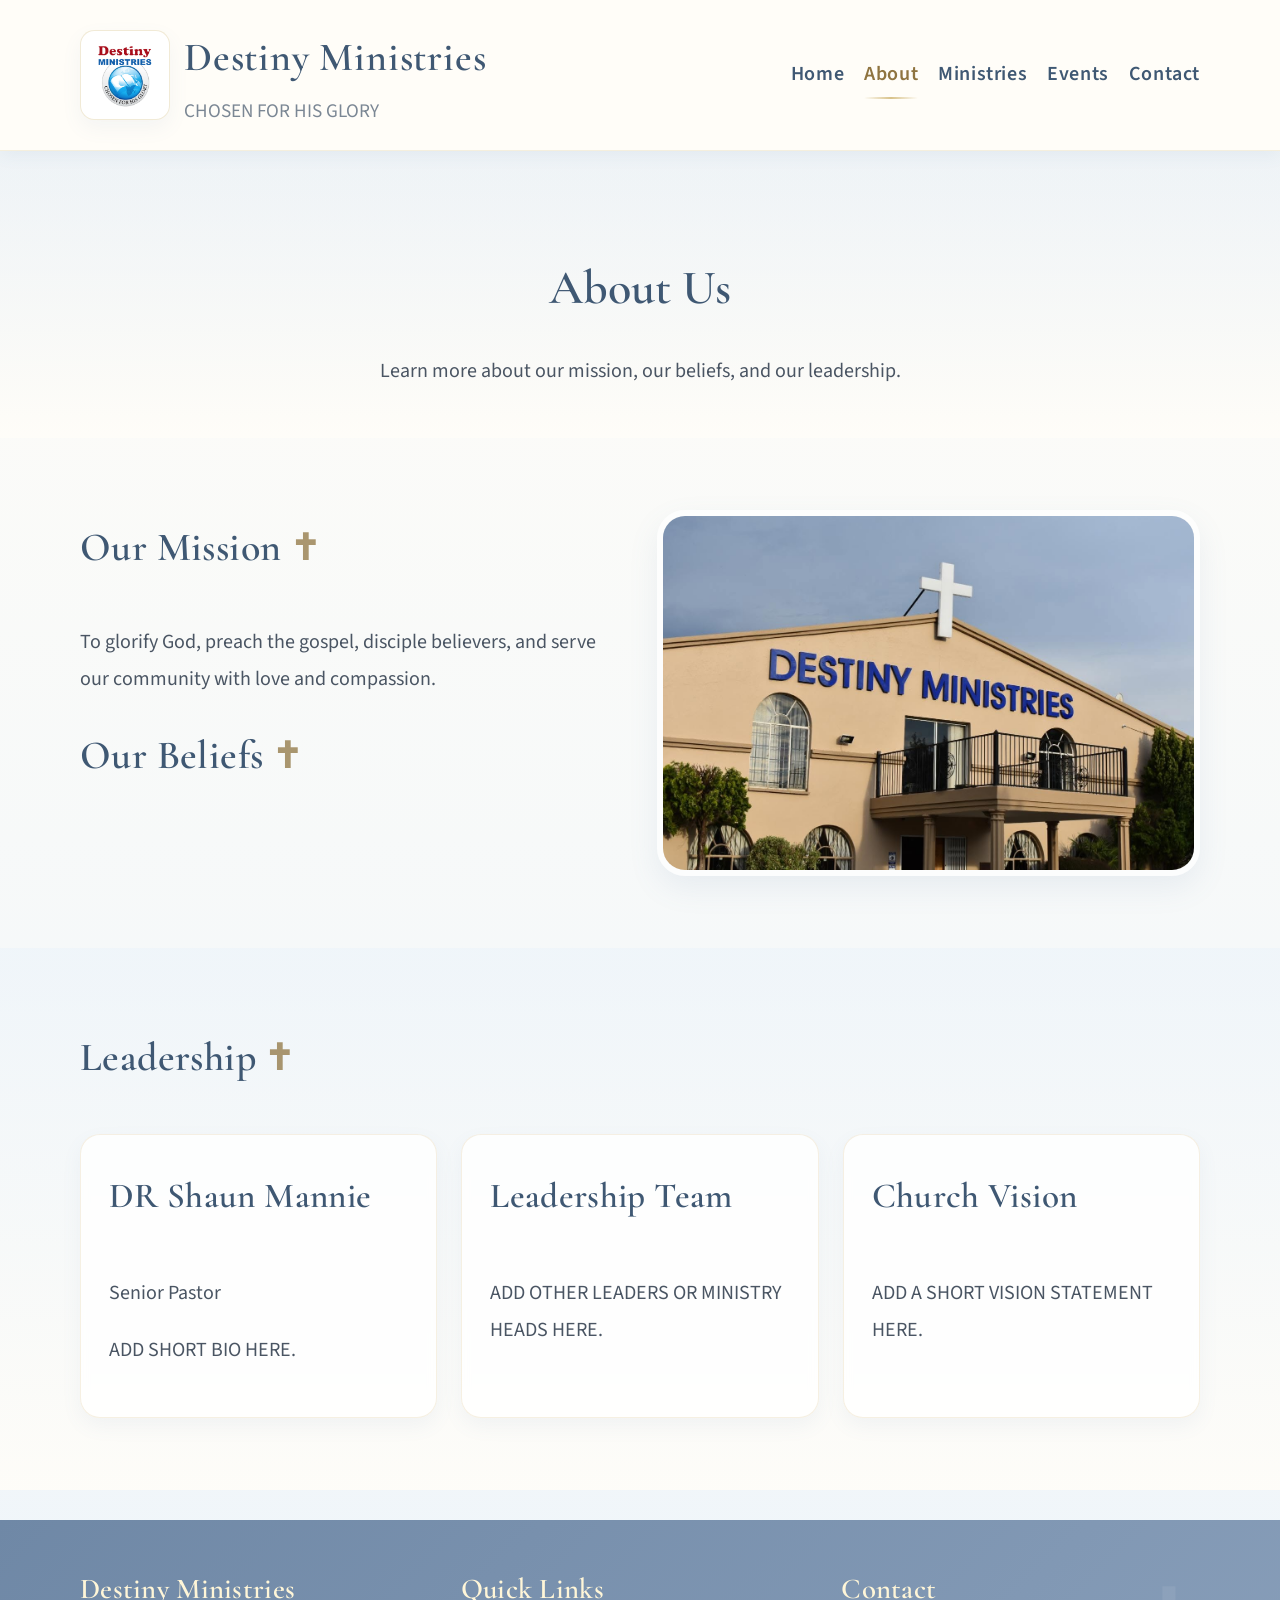
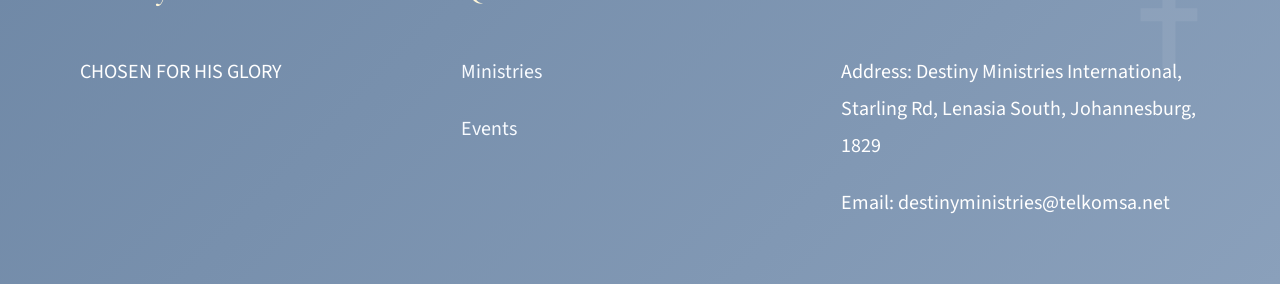
<file: about.html>
<!DOCTYPE html>
<html lang="en">
<head>
  <meta charset="UTF-8" />
  <meta name="viewport" content="width=device-width, initial-scale=1.0" />
  <title>Destiny Ministries | About</title>
  <meta name="description" content="About Destiny Ministries" />
  <link rel="preconnect" href="https://fonts.googleapis.com" />
<link rel="preconnect" href="https://fonts.gstatic.com" crossorigin />
<link href="https://fonts.googleapis.com/css2?family=Cormorant+Garamond:wght@400;500;600;700&family=Source+Sans+3:wght@400;500;600&display=swap" rel="stylesheet" />
<link rel="stylesheet" href="styles.css" />
</head>
<body>
  <header class="site-header">
    <div class="container nav">
      <a href="index.html" class="brand">
        <img src="assets/logo.png" alt="Destiny Ministries Logo" class="logo" />
        <div>
          <h1>Destiny Ministries</h1>
          <p>CHOSEN FOR HIS GLORY</p>
        </div>
      </a>

      <button class="nav-toggle" aria-label="Toggle menu">☰</button>

      <nav class="site-nav">
        <a href="index.html">Home</a>
        <a href="about.html" class="active">About</a>
        <a href="ministries.html">Ministries</a>
        <a href="events.html">Events</a>
        <a href="contact.html">Contact</a>
      </nav>
    </div>
  </header>

  <main class="page-header">
    <div class="container">
      <h2>About Us</h2>
      <p>Learn more about our mission, our beliefs, and our leadership.</p>
    </div>
  </main>

  <section class="section">
    <div class="container split">
      <div>
        <h3>Our Mission</h3>
        <p>          
          To glorify God, preach the gospel, disciple believers,
          and serve our community with love and compassion.
        </p>

        <h3>Our Beliefs</h3>
        <p>
        
        </p>
      </div>

      <div class="hero-image-card">
        <img src="assets/hero.jpg" alt="Church worship gathering" />
      </div>
    </div>
  </section>

  <section class="section alt-bg">
    <div class="container">
      <h3>Leadership</h3>
      <div class="cards">
        <article class="card">
          <h4>DR Shaun Mannie</h4>
          <p>Senior Pastor</p>
          <p>ADD SHORT BIO HERE.</p>
        </article>

        <article class="card">
          <h4>Leadership Team</h4>
          <p>ADD OTHER LEADERS OR MINISTRY HEADS HERE.</p>
        </article>

        <article class="card">
          <h4>Church Vision</h4>
          <p>ADD A SHORT VISION STATEMENT HERE.</p>
        </article>
      </div>
    </div>
  </section>

  <footer class="site-footer">
    <div class="container footer-grid">
      <div>
        <h4>Destiny Ministries</h4>
        <p>CHOSEN FOR HIS GLORY</p>
      </div>

      <div>
        <h4>Quick Links</h4>
        <p><a href="ministries.html">Ministries</a></p>
        <p><a href="events.html">Events</a></p>
      </div>

      <div>
        <h4>Contact</h4>
        <p>Address: Destiny Ministries International,
          Starling Rd, Lenasia South, Johannesburg, 1829</p>
        <p>Email: destinyministries@telkomsa.net</p>
      </div>
    </div>
  </footer>

  <script src="script.js"></script>
</body>
</html>
</file>
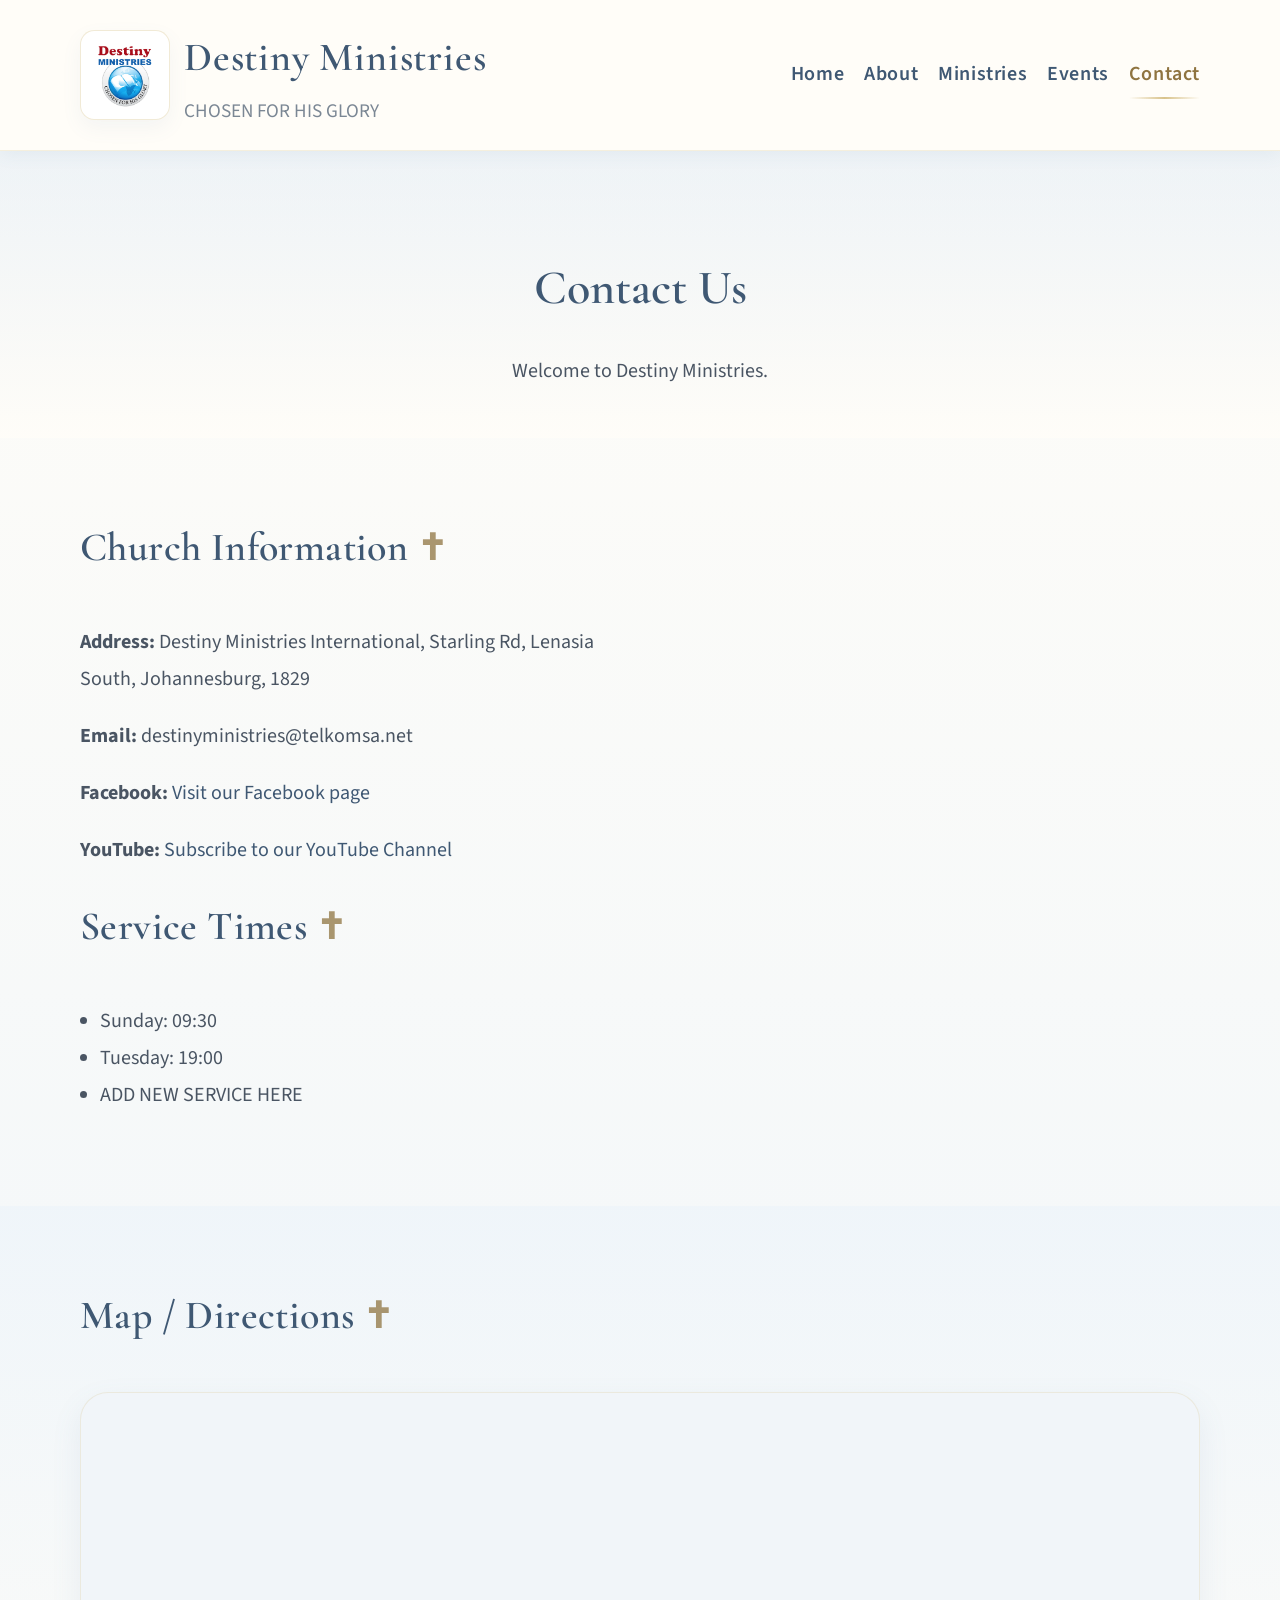
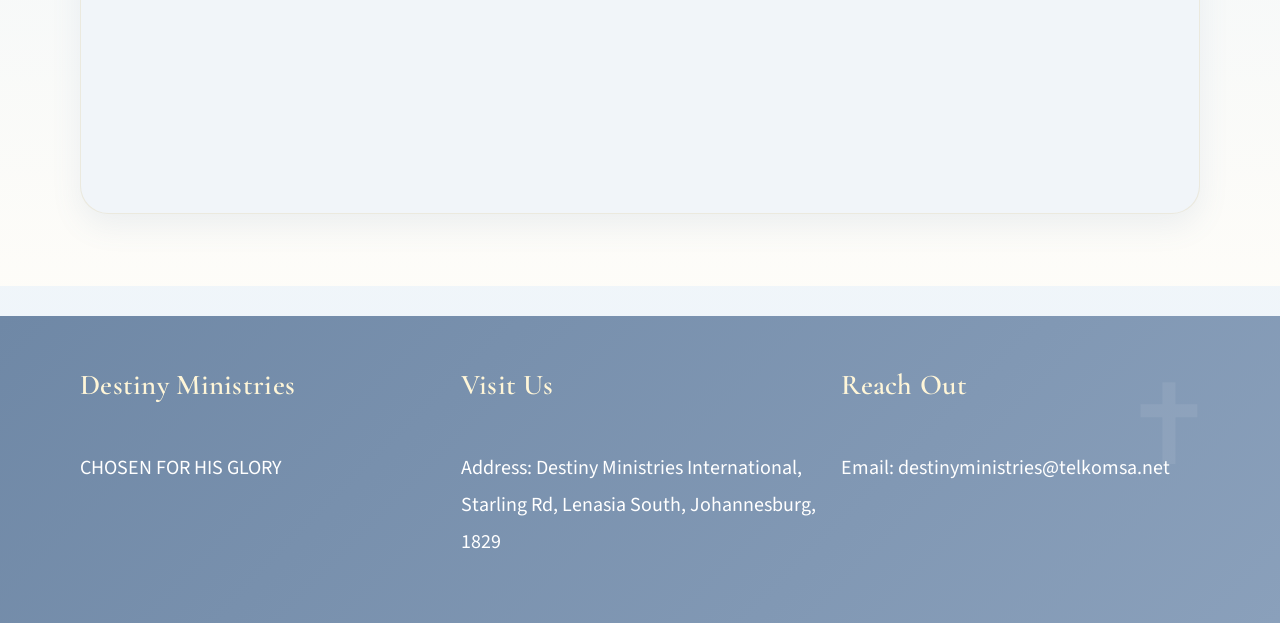
<file: contact.html>
<!DOCTYPE html>
<html lang="en">
<head>
  <meta charset="UTF-8" />
  <meta name="viewport" content="width=device-width, initial-scale=1.0" />
  <title>Destiny Ministries | Contact</title>
  <meta name="description" content="Contact Destiny Ministries" />
  <link rel="preconnect" href="https://fonts.googleapis.com" />
<link rel="preconnect" href="https://fonts.gstatic.com" crossorigin />
<link href="https://fonts.googleapis.com/css2?family=Cormorant+Garamond:wght@400;500;600;700&family=Source+Sans+3:wght@400;500;600&display=swap" rel="stylesheet" />
<link rel="stylesheet" href="styles.css" />
</head>
<body>
  <header class="site-header">
    <div class="container nav">
      <a href="index.html" class="brand">
        <img src="assets/logo.png" alt="Destiny Ministries Logo" class="logo" />
        <div>
          <h1>Destiny Ministries</h1>
          <p>CHOSEN FOR HIS GLORY</p>
        </div>
      </a>

      <button class="nav-toggle" aria-label="Toggle menu">☰</button>

      <nav class="site-nav">
        <a href="index.html">Home</a>
        <a href="about.html">About</a>
        <a href="ministries.html">Ministries</a>
        <a href="events.html">Events</a>
        <a href="contact.html" class="active">Contact</a>
      </nav>
    </div>
  </header>

  <main class="page-header">
    <div class="container">
      <h2>Contact Us</h2>
      <p>Welcome to Destiny Ministries.</p>
    </div>
  </main>

  <section class="section">
    <div class="container split">
      <div>
        <h3>Church Information</h3>
        <p><strong>Address:</strong> Destiny Ministries International,
          Starling Rd, Lenasia South, Johannesburg, 1829</p>
        <p><strong>Email:</strong> destinyministries@telkomsa.net</p>
        <p><strong>Facebook:</strong> <a href="https://www.facebook.com/DestinyMinistriesInternational.co.za" target="_blank" rel="noopener noreferrer">Visit our Facebook page</a></p>
        <p><strong>YouTube:</strong> <a href="https://www.youtube.com/@DestinyMinistriesInternational" target="_blank" rel="noopener noreferrer">Subscribe to our YouTube Channel</a></p>

        <h3>Service Times</h3>
        <ul>
          <li>Sunday: 09:30</li>
          <li>Tuesday: 19:00</li>
          <li>ADD NEW SERVICE HERE</li>
        </ul>
      </div>

    </div>
  </section>

  <section class="section alt-bg">
    <div class="container">
      <h3>Map / Directions</h3>
      <div class="video-wrapper">
        <iframe
        src="https://www.google.com/maps/embed?pb=!1m14!1m8!1m3!1d57185.470127631816!2d27.847502!3d-26.388219!3m2!1i1024!2i768!4f13.1!3m3!1m2!1s0x1e95a9423c0ea3c9%3A0x8d1dbafa7ad9bf91!2sDestiny%20Ministries%20International!5e0!3m2!1sen!2sza!4v1780492530708!5m2!1sen!2sza"
        title="Destiny Ministries International Map"
        style="border:0;"
        allowfullscreen=""
        loading="lazy"
        referrerpolicy="no-referrer-when-downgrade">
  </iframe>
      </div>
    </div>
  </section>

  <footer class="site-footer">
    <div class="container footer-grid">
      <div>
        <h4>Destiny Ministries</h4>
        <p>CHOSEN FOR HIS GLORY</p>
      </div>

      <div>
        <h4>Visit Us</h4>
        <p>Address: Destiny Ministries International,
          Starling Rd, Lenasia South, Johannesburg, 1829</p>
      </div>

      <div>
        <h4>Reach Out</h4>
        <p>Email: destinyministries@telkomsa.net</p>
      
      </div>
    </div>
  </footer>

  <script src="script.js"></script>
</body>
</html>
</file>
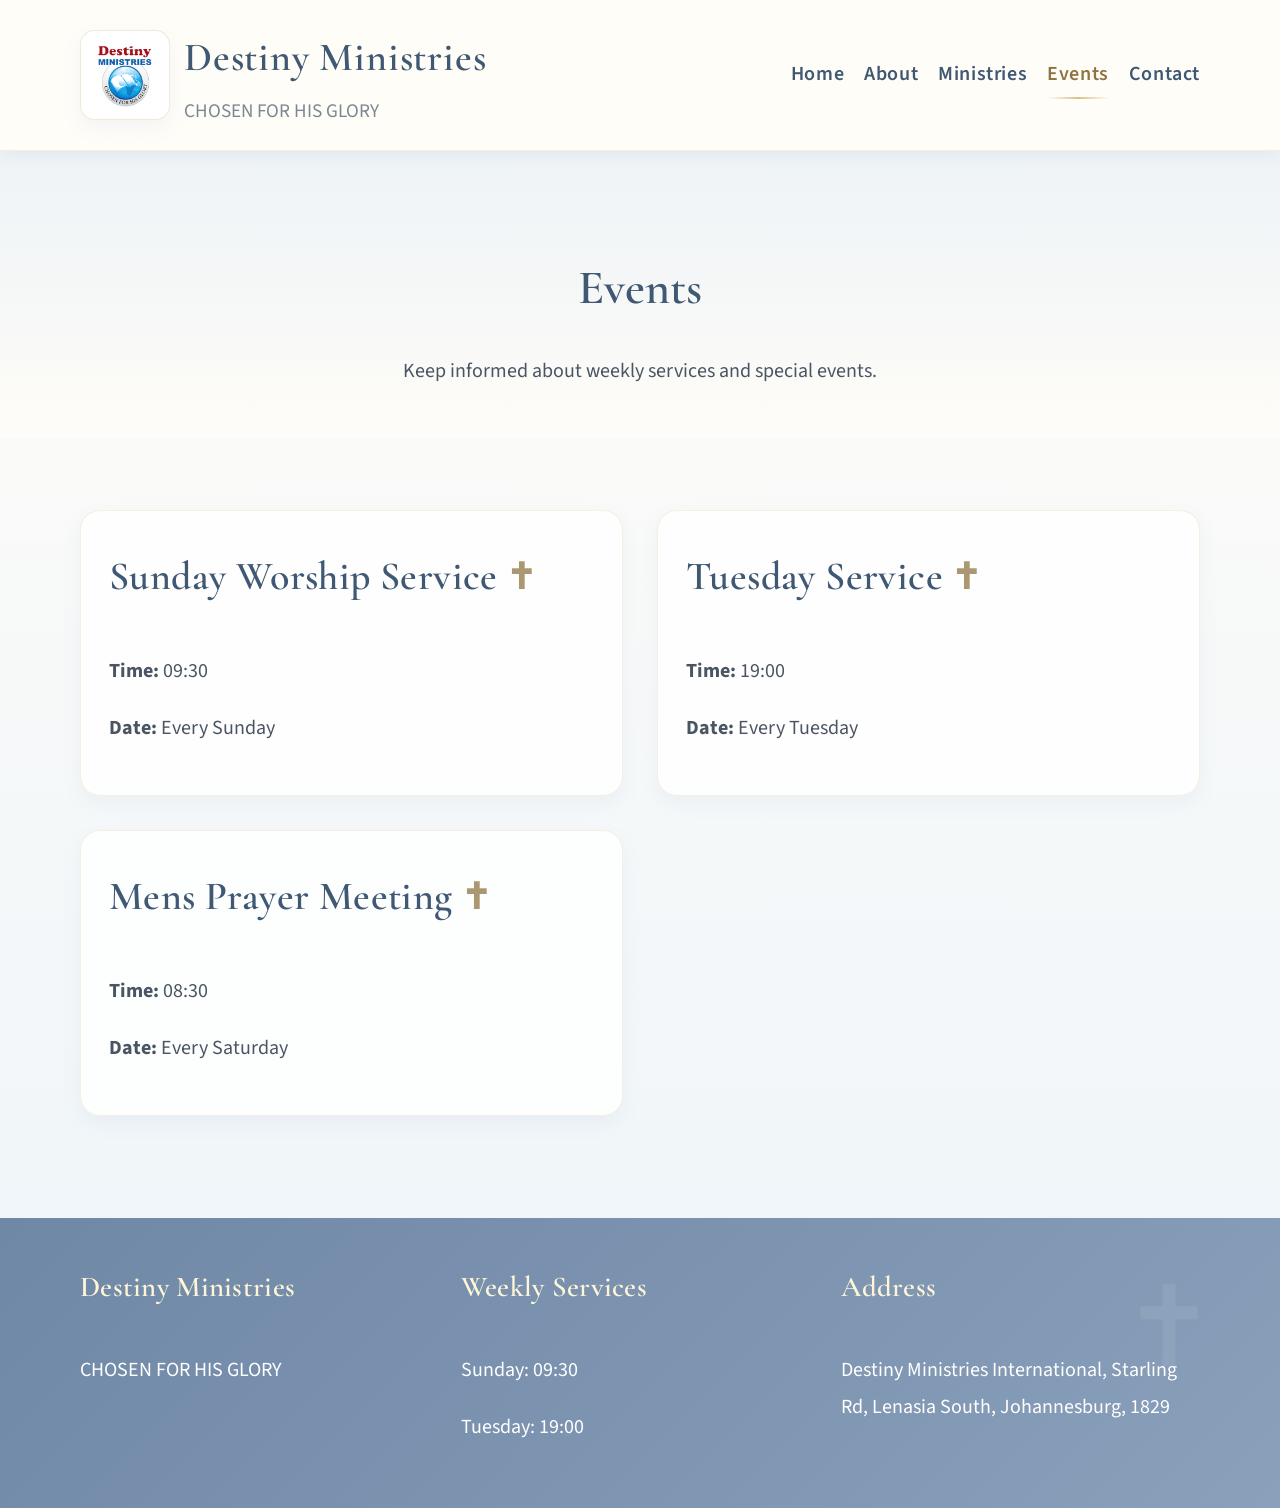
<file: events.html>
<!DOCTYPE html>
<html lang="en">
<head>
  <meta charset="UTF-8" />
  <meta name="viewport" content="width=device-width, initial-scale=1.0" />
  <title>Destiny Ministries | Events</title>
  <meta name="description" content="Upcoming events at Destiny Ministries" />
  <link rel="preconnect" href="https://fonts.googleapis.com" />
<link rel="preconnect" href="https://fonts.gstatic.com" crossorigin />
<link href="https://fonts.googleapis.com/css2?family=Cormorant+Garamond:wght@400;500;600;700&family=Source+Sans+3:wght@400;500;600&display=swap" rel="stylesheet" />
<link rel="stylesheet" href="styles.css" />
</head>
<body>
  <header class="site-header">
    <div class="container nav">
      <a href="index.html" class="brand">
        <img src="assets/logo.png" alt="Destiny Ministries Logo" class="logo" />
        <div>
          <h1>Destiny Ministries</h1>
          <p>CHOSEN FOR HIS GLORY</p>
        </div>
      </a>

      <button class="nav-toggle" aria-label="Toggle menu">☰</button>

      <nav class="site-nav">
        <a href="index.html">Home</a>
        <a href="about.html">About</a>
        <a href="ministries.html">Ministries</a>
        <a href="events.html" class="active">Events</a>
        <a href="contact.html">Contact</a>
      </nav>
    </div>
  </header>

  <main class="page-header">
    <div class="container">
      <h2>Events</h2>
      <p>Keep informed about weekly services and special events.</p>
    </div>
  </main>

  <section class="section">
    <div class="container split">
      <article class="card">
        <h3>Sunday Worship Service</h3>
        <p><strong>Time:</strong> 09:30</p>
        <p><strong>Date:</strong> Every Sunday</p>        
      </article>

      <article class="card">
        <h3>Tuesday Service</h3>
        <p><strong>Time:</strong> 19:00</p>
        <p><strong>Date:</strong> Every Tuesday</p>        
      </article>

      <article class="card">
        <h3>Mens Prayer Meeting</h3>
        <p><strong>Time:</strong> 08:30</p>
        <p><strong>Date:</strong> Every Saturday</p>        
      </article>

      
<!--
      <article class="card">
        <h3>ADD NEW EVENT HERE</h3>
        <p><strong>Date:</strong> ADD DATE</p>
        <p><strong>Time:</strong> ADD TIME</p>
        <p>ADD EVENT DETAILS HERE.</p>
      </article>
    </div>
  </section>

  <section class="section alt-bg">
    <div class="container">
      <h3>Future Upgrade Option</h3>
      <p>
        Later, you can replace this page with a church calendar or Google Calendar embed.
      </p>
    </div>
  -->
  </section>
  <footer class="site-footer">
    <div class="container footer-grid">
      <div>
        <h4>Destiny Ministries</h4>
        <p>CHOSEN FOR HIS GLORY</p>
      </div>

      <div>
        <h4>Weekly Services</h4>
        <p>Sunday: 09:30</p>
        <p>Tuesday: 19:00</p>
      </div>
    <div>
      <h4>Address</h4>
      <p>Destiny Ministries International,
        Starling Rd, Lenasia South, Johannesburg, 1829</p>
    </div>
  </footer>

  <script src="script.js"></script>
</body>
</html>
</file>
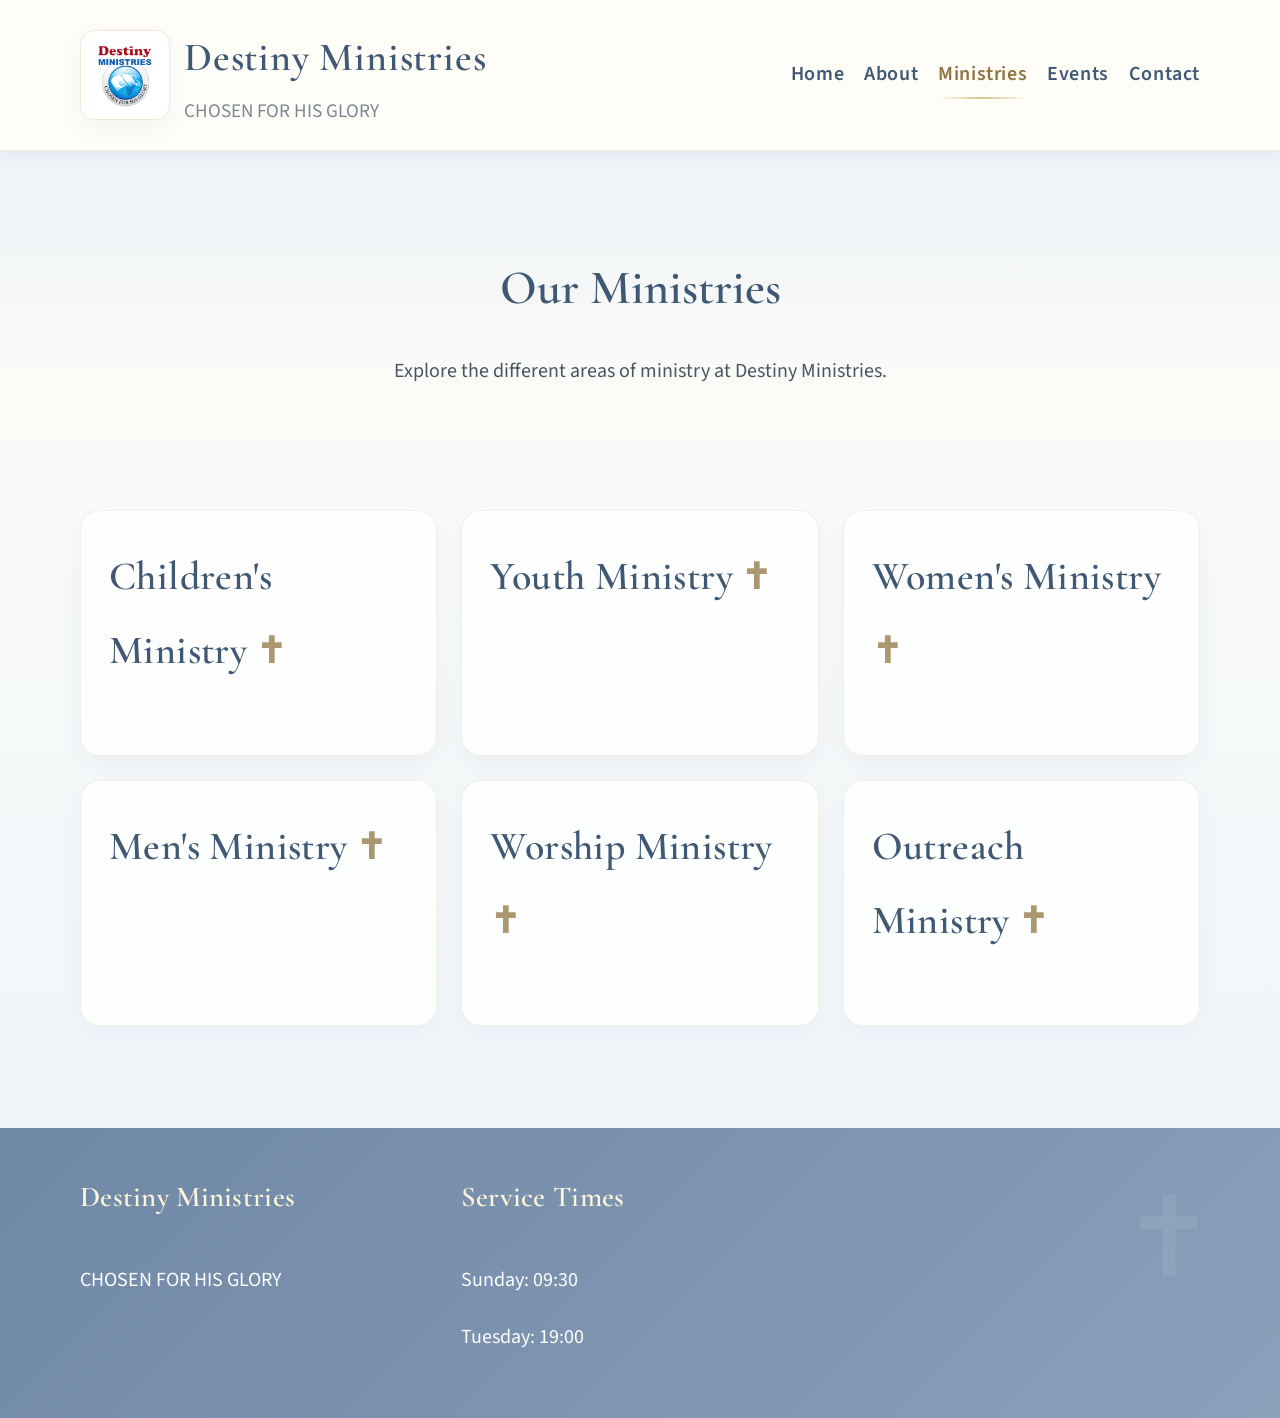
<file: ministries.html>
<!DOCTYPE html>
<html lang="en">
<head>
  <meta charset="UTF-8" />
  <meta name="viewport" content="width=device-width, initial-scale=1.0" />
  <title>Destiny Ministries | Ministries</title>
  <meta name="description" content="Ministries at Destiny Ministries" />
  <link rel="preconnect" href="https://fonts.googleapis.com" />
<link rel="preconnect" href="https://fonts.gstatic.com" crossorigin />
<link href="https://fonts.googleapis.com/css2?family=Cormorant+Garamond:wght@400;500;600;700&family=Source+Sans+3:wght@400;500;600&display=swap" rel="stylesheet" />
<link rel="stylesheet" href="styles.css" />
</head>
<body>
  <header class="site-header">
    <div class="container nav">
      <a href="index.html" class="brand">
        <img src="assets/logo.png" alt="Destiny Ministries Logo" class="logo" />
        <div>
          <h1>Destiny Ministries</h1>
          <p>CHOSEN FOR HIS GLORY</p>
        </div>
      </a>

      <button class="nav-toggle" aria-label="Toggle menu">☰</button>

      <nav class="site-nav">
        <a href="index.html">Home</a>
        <a href="about.html">About</a>
        <a href="ministries.html" class="active">Ministries</a>
        <a href="events.html">Events</a>
        <a href="contact.html">Contact</a>
      </nav>
    </div>
  </header>

  <main class="page-header">
    <div class="container">
      <h2>Our Ministries</h2>
      <p>Explore the different areas of ministry at Destiny Ministries.</p>
    </div>
  </main>

  <section class="section">
    <div class="container cards">
      <article class="card">
        <h3>Children's Ministry</h3>
        <p></p>
      </article>

      <article class="card">
        <h3>Youth Ministry</h3>
        <p></p>
      </article>

      <article class="card">
        <h3>Women's Ministry</h3>
        <p></p>
      </article>

      <article class="card">
        <h3>Men's Ministry</h3>
        <p></p>
      </article>

      <article class="card">
        <h3>Worship Ministry</h3>
        <p></p>
      </article>

      <article class="card">
        <h3>Outreach Ministry</h3>
        <p></p>
      </article>
    </div>
  </section>

  <footer class="site-footer">
    <div class="container footer-grid">
      <div>
        <h4>Destiny Ministries</h4>
        <p>CHOSEN FOR HIS GLORY</p>
      </div>

      <div>
        <h4>Service Times</h4>
        <p>Sunday: 09:30</p>
        <p>Tuesday: 19:00</p>
      </div>
    </div>
  </footer>

  <script src="script.js"></script>
</body>
</html>
</file>
<file: styles.css>
:root {
  --blue-deep: #5f7fa3;
  --blue-soft: #dfeaf5;
  --blue-mist: #edf4fa;
  --gold-soft: #d8c28a;
  --gold-light: #efe4be;
  --ivory: #fffdf8;
  --white: #ffffff;
  --text: #4a5563;
  --heading: #3f5873;
  --muted: #7b8794;
  --shadow: 0 12px 30px rgba(95, 127, 163, 0.10);
  --shadow-soft: 0 8px 20px rgba(95, 127, 163, 0.07);
  --radius: 20px;
  --max-width: 1120px;
}

* {
  box-sizing: border-box;
}

html {
  scroll-behavior: smooth;
}

body {
  margin: 0;
  font-family: "Source Sans 3", Arial, sans-serif;
  color: var(--text);
  background: linear-gradient(to bottom, var(--ivory), var(--blue-mist));
  line-height: 1.85;
  font-size: 1.25rem;
}

img {
  max-width: 100%;
  display: block;
}

a {
  color: var(--heading);
  text-decoration: none;
}

p,
li,
label,
input,
textarea,
button {
  font-family: "Source Sans 3", Arial, sans-serif;
}

.container {
  width: min(92%, var(--max-width));
  margin: 0 auto;
}

.site-header {
  background: rgba(255, 253, 248, 0.92);
  backdrop-filter: blur(8px);
  color: var(--heading);
  position: sticky;
  top: 0;
  z-index: 1000;
  box-shadow: 0 4px 16px rgba(95, 127, 163, 0.08);
  border-bottom: 1px solid rgba(216, 194, 138, 0.25);
}

.nav {
  display: flex;
  align-items: center;
  justify-content: space-between;
  gap: 20px;
  padding: 20px 0;
  position: relative;
}

.brand {
  display: flex;
  align-items: center;
  gap: 14px;
  color: var(--heading);
}

.brand h1 {
  font-family: "Cormorant Garamond", Georgia, serif;
  font-size: 2.5rem;
  margin: 0;
  font-weight: 600;
  letter-spacing: 0.02em;
}

.brand p {
  margin: 0;
  color: var(--muted);
  font-size: 1.2rem;
}

.logo {
  width: 90px;
  height: 90px;
  object-fit: contain;
  border-radius: 16%;
  background: var(--white);
  padding: 10px;
  box-shadow: var(--shadow-soft);
  border: 1px solid rgba(216, 194, 138, 0.35);
}

.site-nav {
  display: flex;
  gap: 20px;
}

.site-nav a {
  color: var(--heading);
  font-family: "Source Sans 3", Arial, sans-serif;
  font-weight: 600;
  letter-spacing: 0.03em;
  position: relative;
}

.site-nav a.active,
.site-nav a:hover {
  color: #8f7440;
}

.site-nav a.active::after,
.site-nav a:hover::after {
  content: "";
  position: absolute;
  left: 0;
  bottom: -6px;
  width: 100%;
  height: 2px;
  background: linear-gradient(to right, transparent, var(--gold-soft), transparent);
}

.nav-toggle {
  display: none;
  background: transparent;
  color: var(--heading);
  border: none;
  font-size: 1.6rem;
  cursor: pointer;
}

.hero {
  position: relative;
  overflow: hidden;
  padding: 90px 0 80px;
  background:
    linear-gradient(135deg, rgba(223, 234, 245, 0.95), rgba(255, 253, 248, 0.98)),
    linear-gradient(to bottom right, var(--blue-soft), var(--ivory));
}

.hero::before {
  content: "✝";
  position: absolute;
  top: 40px;
  right: 8%;
  font-size: 11rem;
  color: rgba(216, 194, 138, 0.10);
  line-height: 1;
  pointer-events: none;
}

.hero::after {
  content: "✝";
  position: absolute;
  bottom: 20px;
  left: 6%;
  font-size: 7rem;
  color: rgba(95, 127, 163, 0.08);
  line-height: 1;
  pointer-events: none;
}

.hero-grid {
  display: grid;
  grid-template-columns: 1.2fr 1fr;
  gap: 44px;
  align-items: center;
  position: relative;
  z-index: 1;
}

.eyebrow {
  display: inline-block;
  margin-bottom: 14px;
  color: #8f7440;
  font-weight: 700;
  text-transform: uppercase;
  letter-spacing: 0.12em;
  font-size: 0.82rem;
}

.hero h2 {
  font-family: "Cormorant Garamond", Georgia, serif;
  font-size: clamp(2.8rem, 6vw, 4.8rem);
  margin: 0 0 18px;
  line-height: 1.08;
  color: var(--heading);
  font-weight: 600;
  letter-spacing: 0.01em;
}

.hero p {
  max-width: 620px;
  font-size: 1.08rem;
  color: #5d6875;
}

.hero-image-card img {
  border-radius: 28px;
  box-shadow: var(--shadow);
  min-height: 360px;
  object-fit: cover;
  border: 6px solid rgba(255, 255, 255, 0.7);
}

.hero-actions {
  display: flex;
  gap: 14px;
  margin-top: 28px;
  flex-wrap: wrap;
}

.btn {
  display: inline-block;
  background: linear-gradient(to right, var(--gold-light), var(--gold-soft));
  color: #5a4a26;
  padding: 12px 22px;
  border-radius: 999px;
  font-family: "Source Sans 3", Arial, sans-serif;
  font-weight: 700;
  letter-spacing: 0.03em;
  border: none;
  cursor: pointer;
  box-shadow: var(--shadow-soft);
  transition: transform 0.2s ease, box-shadow 0.2s ease;
}

.btn:hover {
  transform: translateY(-1px);
  box-shadow: 0 12px 22px rgba(95, 127, 163, 0.12);
}

.btn-outline {
  background: rgba(255, 255, 255, 0.7);
  border: 1px solid rgba(216, 194, 138, 0.45);
  color: var(--heading);
}

.page-header {
  background: linear-gradient(to bottom, rgba(223, 234, 245, 0.5), rgba(255, 253, 248, 0.85));
  padding: 54px 0 28px;
  text-align: center;
}

.page-header h2 {
  font-family: "Cormorant Garamond", Georgia, serif;
  color: var(--heading);
  font-size: 3rem;
  margin-bottom: 10px;
  font-weight: 600;
}

.section {
  padding: 72px 0;
  position: relative;
}

.alt-bg {
  background: linear-gradient(to bottom, rgba(237, 244, 250, 0.72), rgba(255, 253, 248, 0.9));
}

.section-heading {
  margin-bottom: 30px;
  text-align: center;
}

.section-heading h3,
.section h3,
.card h3,
.card h4,
h4 {
  font-family: "Cormorant Garamond", Georgia, serif;
  margin-top: 0;
  color: var(--heading);
  font-weight: 600;
  letter-spacing: 0.01em;
  font-size: 2.2rem;
}

.section-heading h3,
.section h3 {
  font-size: 2.5rem;
}

.section-heading h3::after,
.section h3::after {
  content: " ✝";
  color: rgba(143, 116, 64, 0.75);
  font-size: 0.9em;
}

.cards {
  display: grid;
  grid-template-columns: repeat(3, 1fr);
  gap: 24px;
}

.card {
  background: rgba(255, 255, 255, 0.82);
  border-radius: var(--radius);
  padding: 28px;
  box-shadow: var(--shadow-soft);
  border: 1px solid rgba(216, 194, 138, 0.24);
  backdrop-filter: blur(4px);
}

.split {
  display: grid;
  grid-template-columns: 1fr 1fr;
  gap: 34px;
  align-items: start;
}

.placeholder-box {
  min-height: 260px;
  border: 1.5px dashed rgba(216, 194, 138, 0.65);
  border-radius: 28px;
  display: grid;
  place-items: center;
  background:
    linear-gradient(to bottom, rgba(255, 253, 248, 0.96), rgba(237, 244, 250, 0.8));
  color: var(--muted);
  padding: 20px;
  text-align: center;
  box-shadow: var(--shadow-soft);
}

.gallery {
  display: grid;
  grid-template-columns: repeat(3, 1fr);
  gap: 18px;
}

.gallery img {
  width: 100%;
  height: 250px;
  object-fit: cover;
  border-radius: 24px;
  box-shadow: var(--shadow-soft);
  border: 4px solid rgba(255, 255, 255, 0.7);
}

.video-wrapper {
  border-radius: 28px;
  overflow: hidden;
  box-shadow: var(--shadow);
  background: #f1f5f9;
  border: 1px solid rgba(216, 194, 138, 0.25);
}

.video-wrapper iframe {
  width: 100%;
  height: 420px;
  border: 0;
  display: block;
}

.contact-form {
  display: grid;
  gap: 12px;
}

.contact-form input,
.contact-form textarea {
  width: 100%;
  padding: 13px 15px;
  border: 1px solid rgba(95, 127, 163, 0.18);
  border-radius: 14px;
  font: inherit;
  background: rgba(255, 255, 255, 0.88);
}

.contact-form input:focus,
.contact-form textarea:focus {
  outline: 2px solid rgba(216, 194, 138, 0.35);
  border-color: rgba(216, 194, 138, 0.55);
}

.form-note {
  color: var(--muted);
  font-size: 0.95rem;
  margin-top: 12px;
}

.site-footer {
  background: linear-gradient(135deg, #6f88a6, #8aa0bb);
  color: var(--white);
  padding: 42px 0;
  margin-top: 30px;
  position: relative;
  overflow: hidden;
}

.site-footer::before {
  content: "✝";
  position: absolute;
  right: 5%;
  top: 10px;
  font-size: 7rem;
  color: rgba(255, 255, 255, 0.08);
}

.footer-grid {
  display: grid;
  grid-template-columns: repeat(3, 1fr);
  gap: 22px;
  position: relative;
  z-index: 1;
}

.site-footer h4 {
  margin-top: 0;
  color: #fff6d8;
  font-family: "Cormorant Garamond", Georgia, serif;
  font-size: 1.8rem;
}

.site-footer a {
  color: #f8fbff;
}

ul {
  padding-left: 20px;
}

.pastor-photo {
  width: 100%;
  height: 260px;
  object-fit: cover;
  border-radius: 18px;
  margin-bottom: 16px;
  box-shadow: var(--shadow-soft);
}

.scripture,
blockquote {
  font-family: "Cormorant Garamond", Georgia, serif;
  font-size: 1.4rem;
  font-style: italic;
  color: #7b6a45;
}

@media (max-width: 900px) {
  .hero-grid,
  .split,
  .cards,
  .gallery,
  .footer-grid {
    grid-template-columns: 1fr;
  }

  .site-nav {
    display: none;
    position: absolute;
    right: 0;
    top: 70px;
    background: rgba(255, 253, 248, 0.98);
    border-radius: 16px;
    padding: 16px;
    flex-direction: column;
    min-width: 220px;
    box-shadow: var(--shadow);
  }

  .site-nav a {
    color: var(--heading);
  }

  .site-nav.show {
    display: flex;
  }

  .nav-toggle {
    display: block;
  }

  .hero::before {
    font-size: 7rem;
    top: 20px;
  }

  .hero::after {
    font-size: 5rem;
  }

  .hero-image-card img {
    min-height: 260px;
  }

  .video-wrapper iframe {
    height: 280px;
  }

  .page-header h2 {
    font-size: 2.4rem;
  }

  .section-heading h3,
  .section h3 {
    font-size: 2rem;
  }
}
</file>
